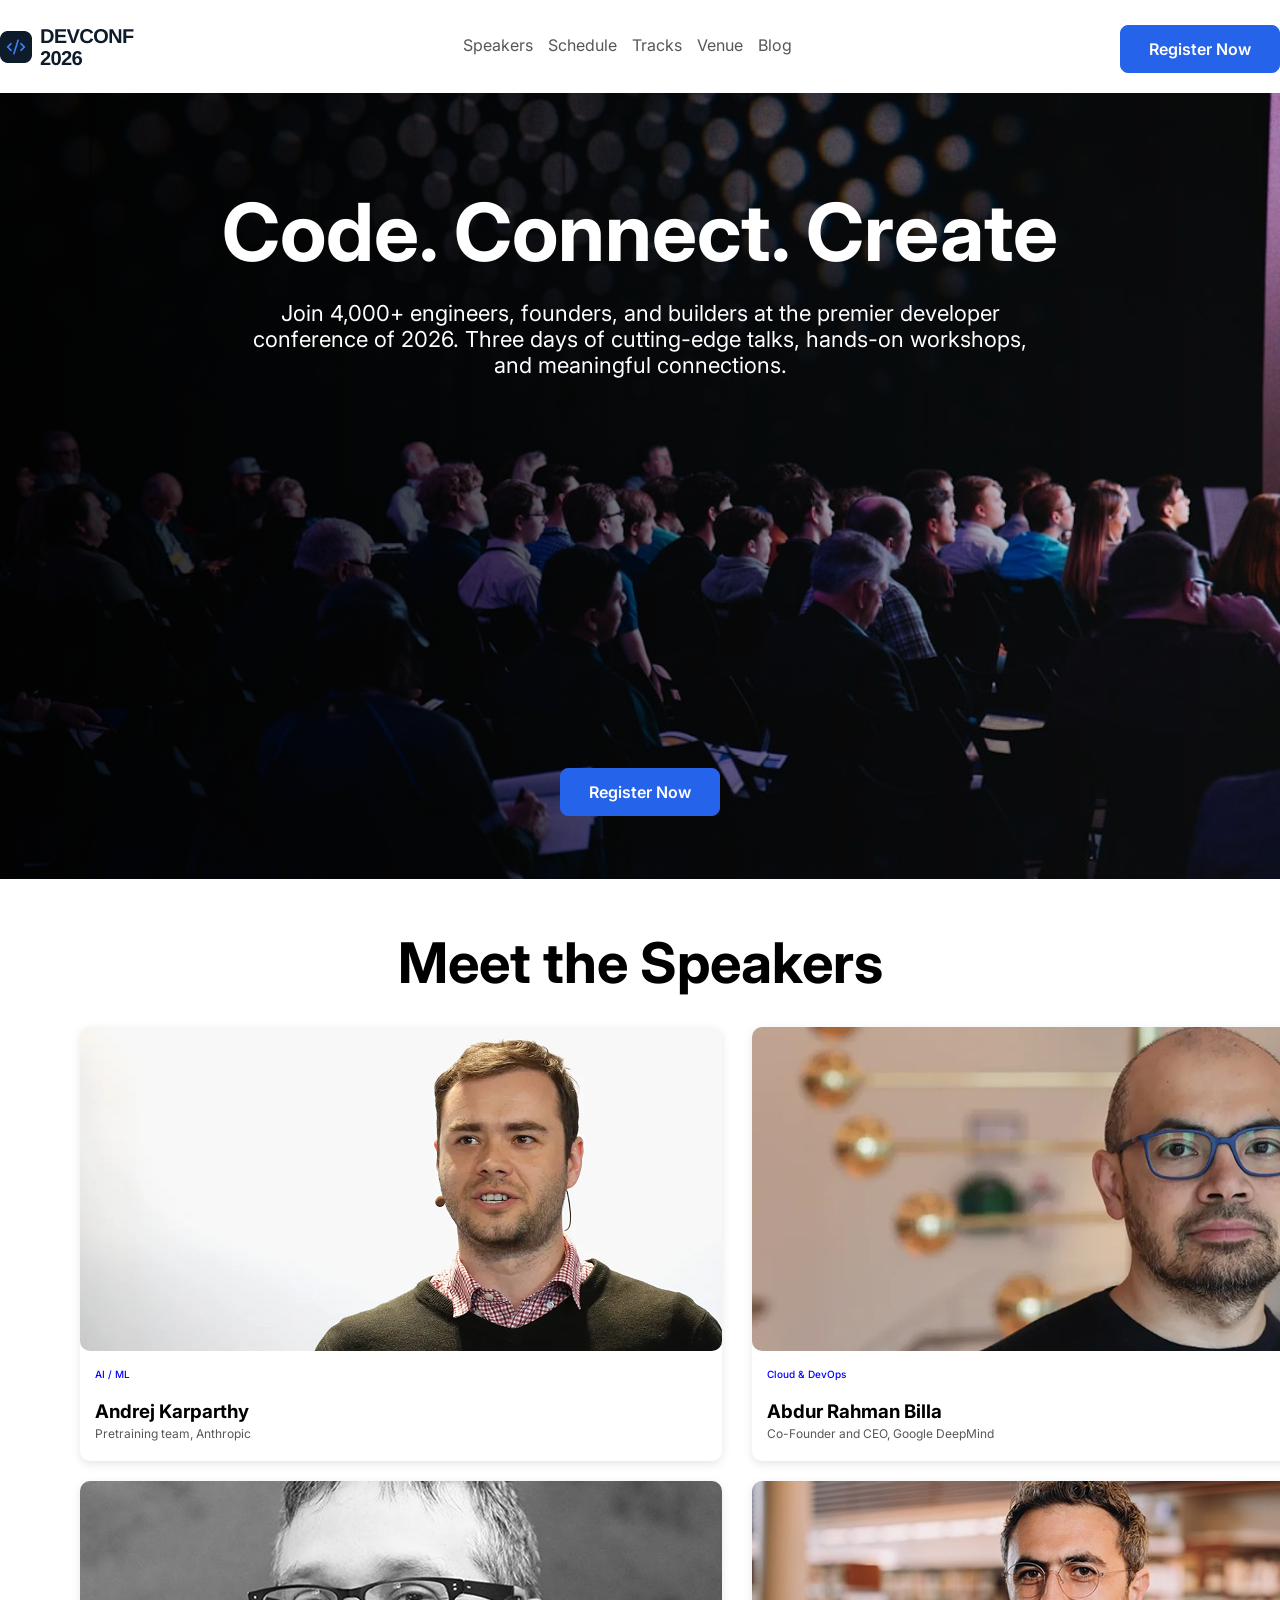
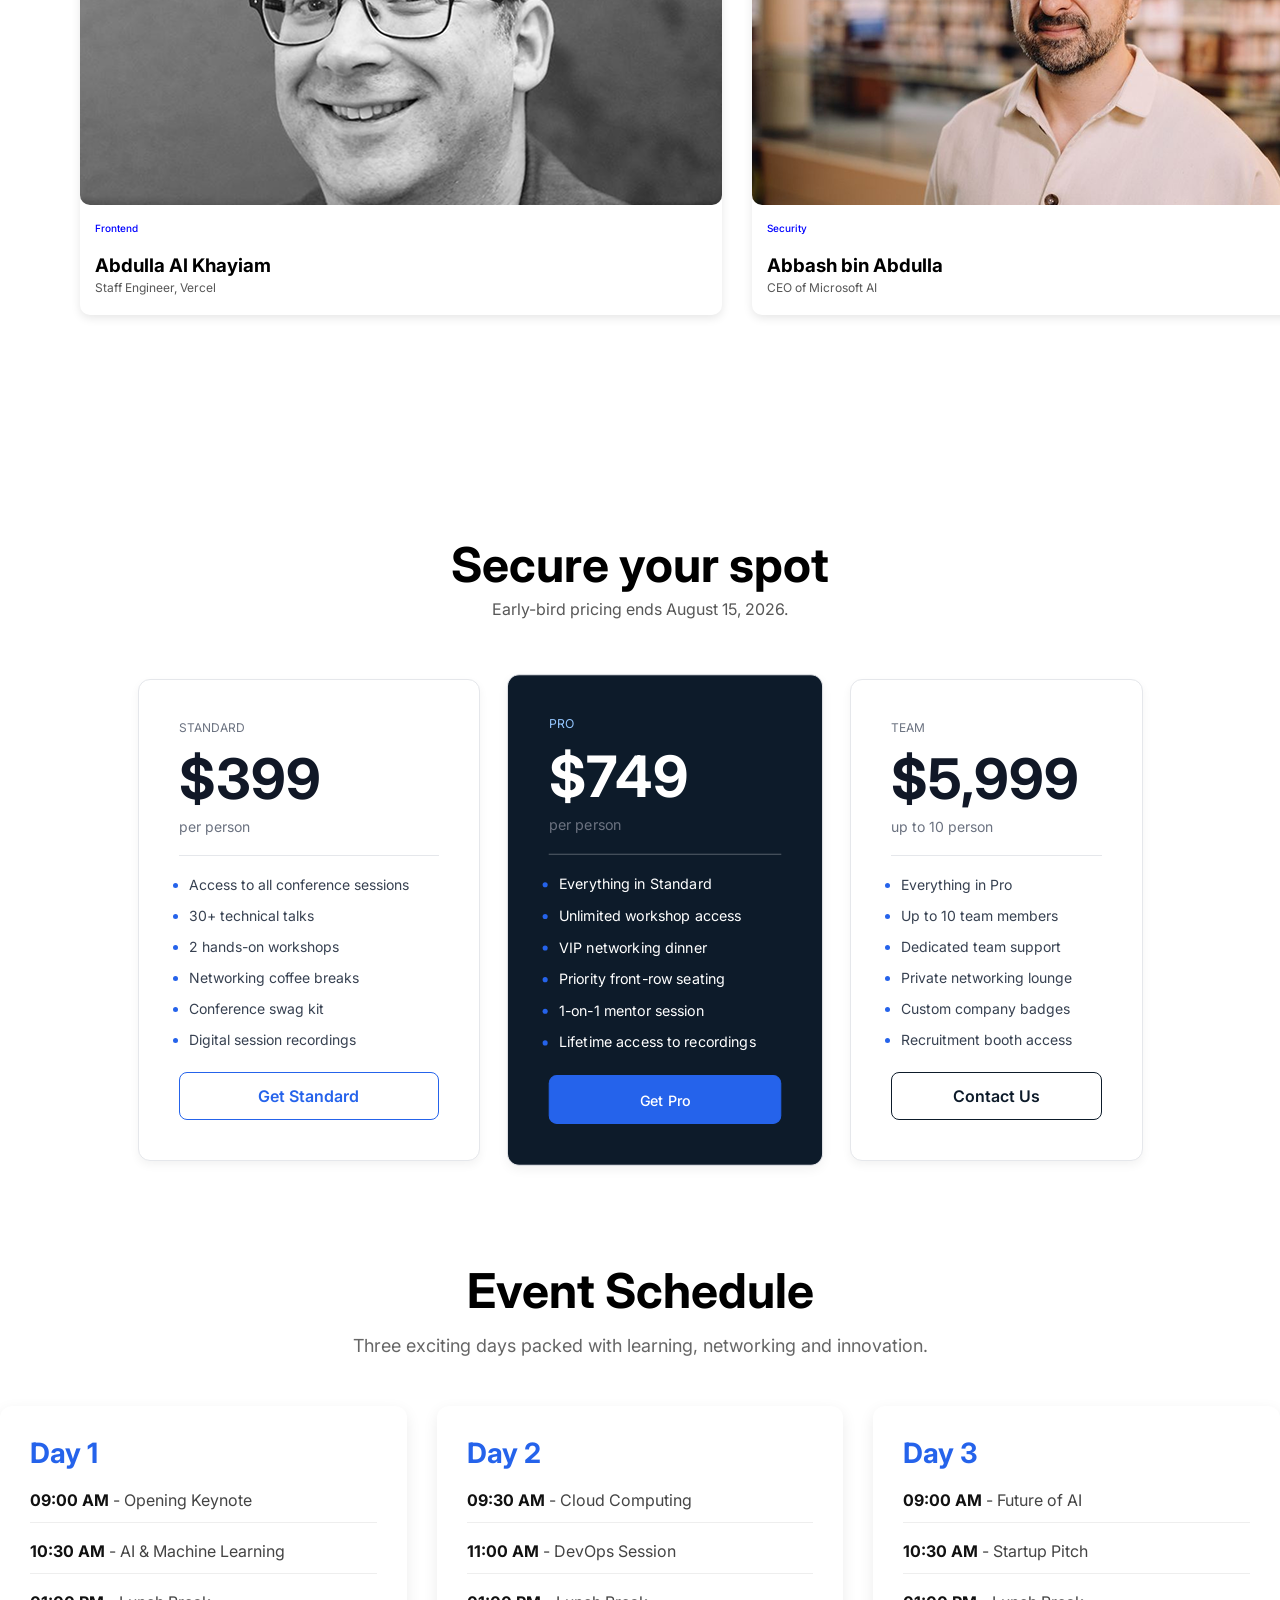
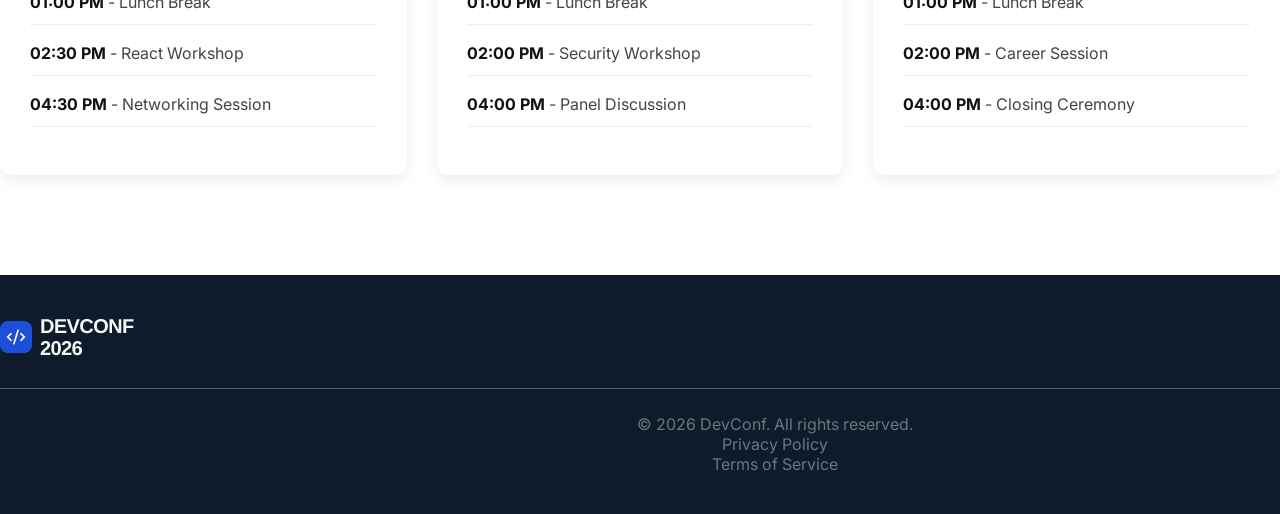
<file: index.htm>
<!DOCTYPE html>
<html lang="en">

<head>
    <meta charset="UTF-8">
    <meta name="viewport" content="width=device-width, initial-scale=1.0">
    <title>Assignment-1</title>
    <style>
        @import url('https://fonts.googleapis.com/css2?family=Inter:ital,opsz,wght@0,14..32,100..900;1,14..32,100..900&display=swap');
    </style>
    <link rel="stylesheet" href="https://cdnjs.cloudflare.com/ajax/libs/font-awesome/6.7.2/css/all.min.css">
    <link rel="stylesheet" href="./style.css">

</head>

<body>
    <!-- nav bar -->
    <section>
        <nav class="nav">
            <div>
                <img class="img" src="assets/logo.png" alt="" />
            </div>
            <div class="list">
                <li> Speakers </li>
                <li> Schedule </li>
                <li> Tracks </li>
                <li> Venue </li>
                <li> Blog </li>
            </div>
            <div>
                <button class="btn">
                    Register Now
                </button>
            </div>
        </nav>
    </section>
    <!-- Banner section -->
    <section class="banner">
        <div class="overlay">
            <div class="content">
                <h1> Code. Connect. Create </h1>
                <p>
                    Join 4,000+ engineers, founders, and builders at the premier developer <br>
                    conference of 2026. Three days of cutting-edge talks, hands-on workshops,<br>
                    and meaningful connections.
                </p>
            </div>
            <button class="btn btn-2"> Register Now </button>
        </div>
    </section>
    <!-- Speaker section -->
    <section class="speaker">
        <h1> Meet the Speakers </h1>
        <div class="column">
            <div class="card">
                <img src="assets/andrej.png" alt="andrej png">
                <p class="mini">AI / ML</p>
                <h3>
                    Andrej Karparthy
                </h3>
                <p>Pretraining team, Anthropic</p>
            </div>
            <div class="card">
                <img src="assets/demis.png" alt="demis png">
                <p class="mini"> Cloud & DevOps </p>
                <h3>
                    Abdur Rahman Billa
                </h3>
                <p>Co-Founder and CEO, Google DeepMind</p>
            </div>

            <div class="card">
                <img src="assets/gary.png" alt="gary png">
                <p class="mini"> Frontend </p>
                <h3>
                    Abdulla Al Khayiam
                </h3>
                <p>Staff Engineer, Vercel</p>
            </div>
            <div class="card">
                <img src="assets/mustafa.png" alt="">
                <p class="mini">Security</p>
                <h3>
                    Abbash bin Abdulla
                </h3>
                <p>CEO of Microsoft AI</p>
            </div>
        </div>
    </section>
    <!-- Secure Spot -->
    <section class="secure">
        <div class="secure-title">
            <h1 class=" slogan"> Secure your spot </h1>
            <p class="para"> Early-bird pricing ends August 15, 2026. </p>
        </div>
        <div class="secure-div">
            <div class="pricing-card">
                <p class="pricing-plan">STANDARD</p>
                <h2 class="price"> $399 </h2>
                <p class="person"> per person</p>
                <hr class="line">
                <ul class="pricing-list">
                    <li class="pricing-item">Access to all conference sessions</li>
                    <li class="pricing-item">30+ technical talks</li>
                    <li class="pricing-item">2 hands-on workshops</li>
                    <li class="pricing-item">Networking coffee breaks</li>
                    <li class="pricing-item">Conference swag kit</li>
                    <li class="pricing-item">Digital session recordings</li>
                </ul>

                <button class="button btn-2"> Get Standard </button>
            </div>

            <div class="pricing-card-premium">
                <p class="pricing-plan-prem">PRO</p>
                <h2 class="price-prem"> $749 </h2>
                <p class="person"> per person</p>
                <hr class="line-prem">
                <ul class="pricing-list">
                    <li class="pricing-item-prem">Everything in Standard</li>
                    <li class="pricing-item-prem">Unlimited workshop access</li>
                    <li class="pricing-item-prem">VIP networking dinner</li>
                    <li class="pricing-item-prem">Priority front-row seating</li>
                    <li class="pricing-item-prem">1-on-1 mentor session</li>
                    <li class="pricing-item-prem">Lifetime access to recordings</li>
                </ul>

                <button class="button btn-3"> Get Pro </button>
            </div>

            <div class="pricing-card">
                <p class="pricing-plan">TEAM</p>
                <h2 class="price"> $5,999 </h2>
                <p class="person"> up to 10 person</p>
                <hr class="line">
                <ul class="pricing-list">
                    <li class="pricing-item">Everything in Pro</li>
                    <li class="pricing-item">Up to 10 team members</li>
                    <li class="pricing-item">Dedicated team support</li>
                    <li class="pricing-item">Private networking lounge</li>
                    <li class="pricing-item">Custom company badges</li>
                    <li class="pricing-item">Recruitment booth access</li>
                </ul>

                <button class="button btn-4"> Contact Us </button>
            </div>
        </div>
    </section>
    <!-- Ai section -->

    <section class="schedule">

        <h2 class="schedule-title">Event Schedule</h2>

        <p class="schedule-subtitle">
            Three exciting days packed with learning, networking and innovation.
        </p>

        <div class="schedule-container">

            <div class="schedule-card">

                <h3>Day 1</h3>

                <p><strong>09:00 AM</strong> - Opening Keynote</p>
                <p><strong>10:30 AM</strong> - AI & Machine Learning</p>
                <p><strong>01:00 PM</strong> - Lunch Break</p>
                <p><strong>02:30 PM</strong> - React Workshop</p>
                <p><strong>04:30 PM</strong> - Networking Session</p>

            </div>

            <div class="schedule-card">

                <h3>Day 2</h3>

                <p><strong>09:30 AM</strong> - Cloud Computing</p>
                <p><strong>11:00 AM</strong> - DevOps Session</p>
                <p><strong>01:00 PM</strong> - Lunch Break</p>
                <p><strong>02:00 PM</strong> - Security Workshop</p>
                <p><strong>04:00 PM</strong> - Panel Discussion</p>

            </div>

            <div class="schedule-card">

                <h3>Day 3</h3>

                <p><strong>09:00 AM</strong> - Future of AI</p>
                <p><strong>10:30 AM</strong> - Startup Pitch</p>
                <p><strong>01:00 PM</strong> - Lunch Break</p>
                <p><strong>02:00 PM</strong> - Career Session</p>
                <p><strong>04:00 PM</strong> - Closing Ceremony</p>

            </div>

        </div>

    </section>
    <footer class="footer">
        <div class="text-div">
            <div>
                <img class="img" src="assets/footer-logo.png" alt="" />
            </div>
            <div class="social-icon">
                <i class="fa-brands fa-facebook-f"></i>
                <i class="fa-brands fa-instagram"></i>
                <i class="fa-brands fa-x-twitter"></i>
                <i class="fa-brands fa-linkedin-in"></i>
                <i class="fa-brands fa-github"></i>
            </div>

        </div>
        <hr class="footer-line">
        <div class="footer-text-div">
            <div> © 2026 DevConf. All rights reserved. </div>
            <div>
                <p>Privacy Policy</p>
                <p>Terms of Service</p>
            </div>
        </div>
    </footer>
</body>

</html>
</file>
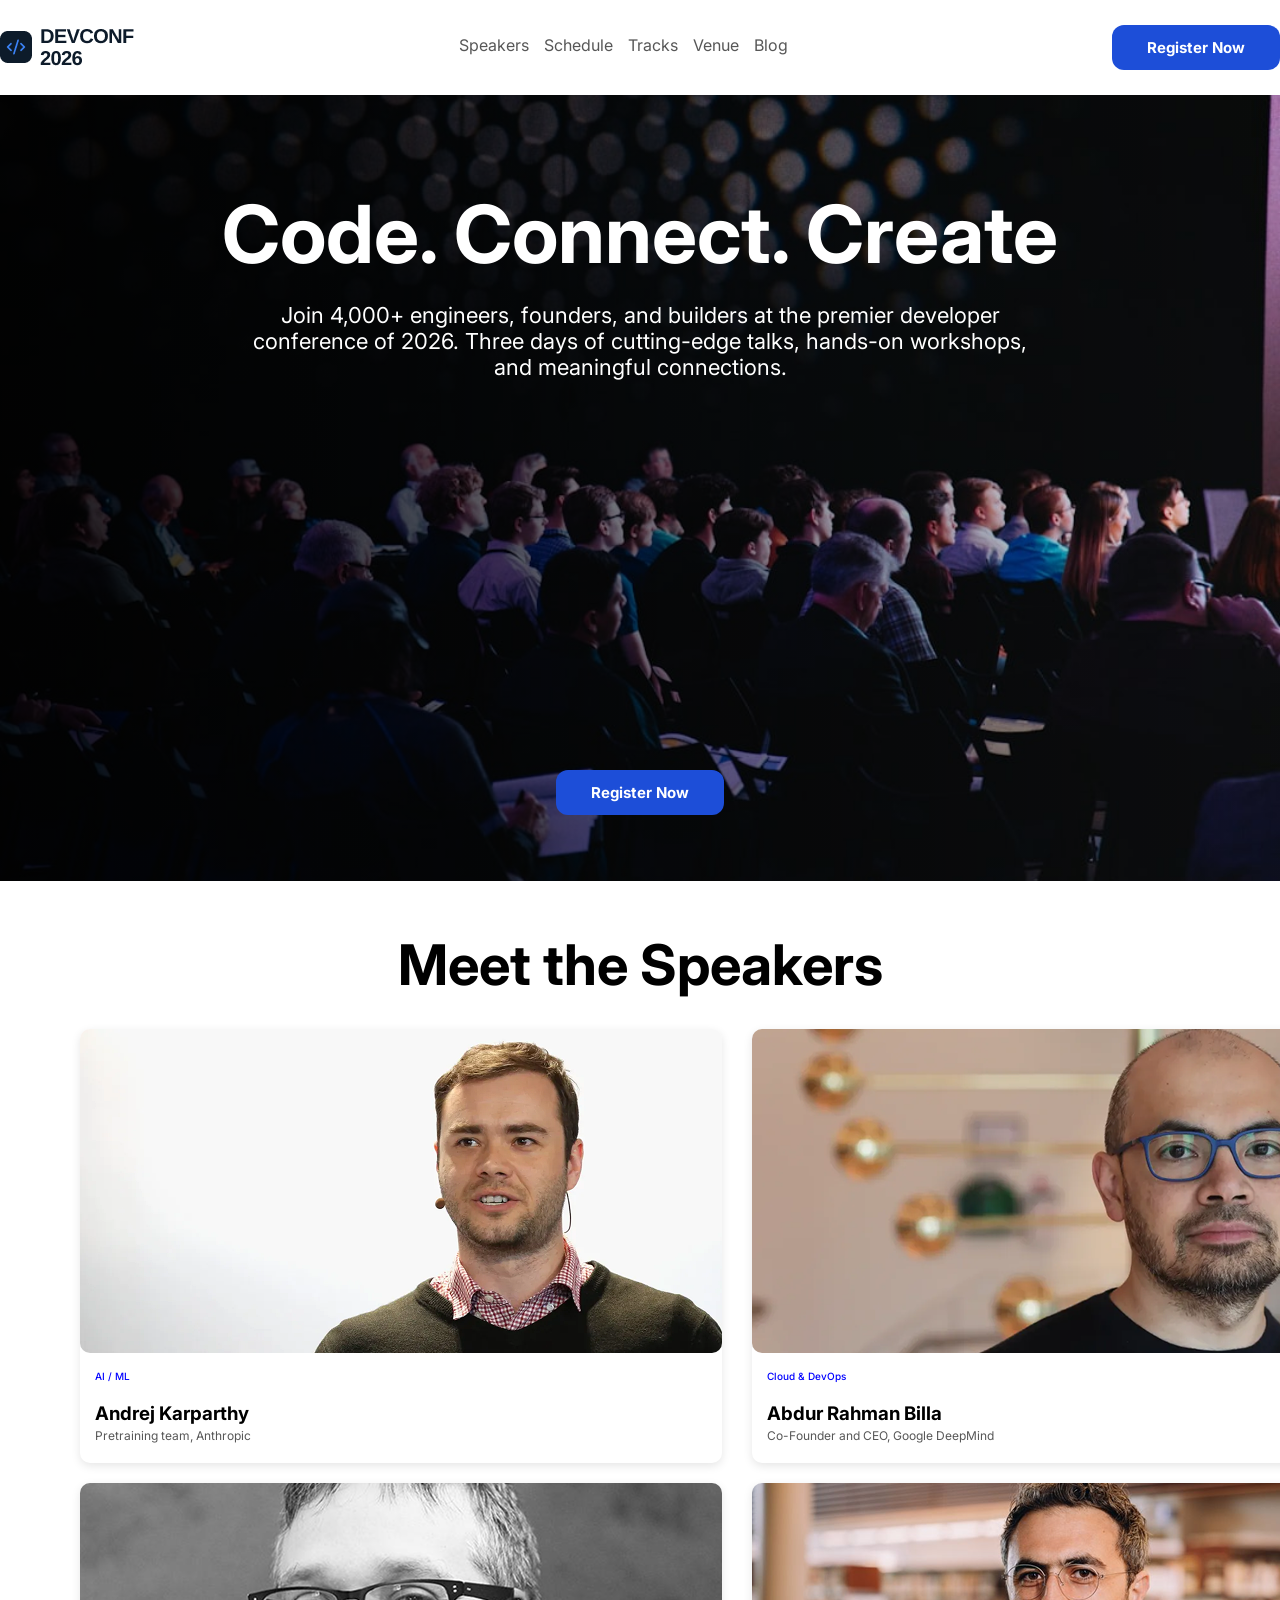
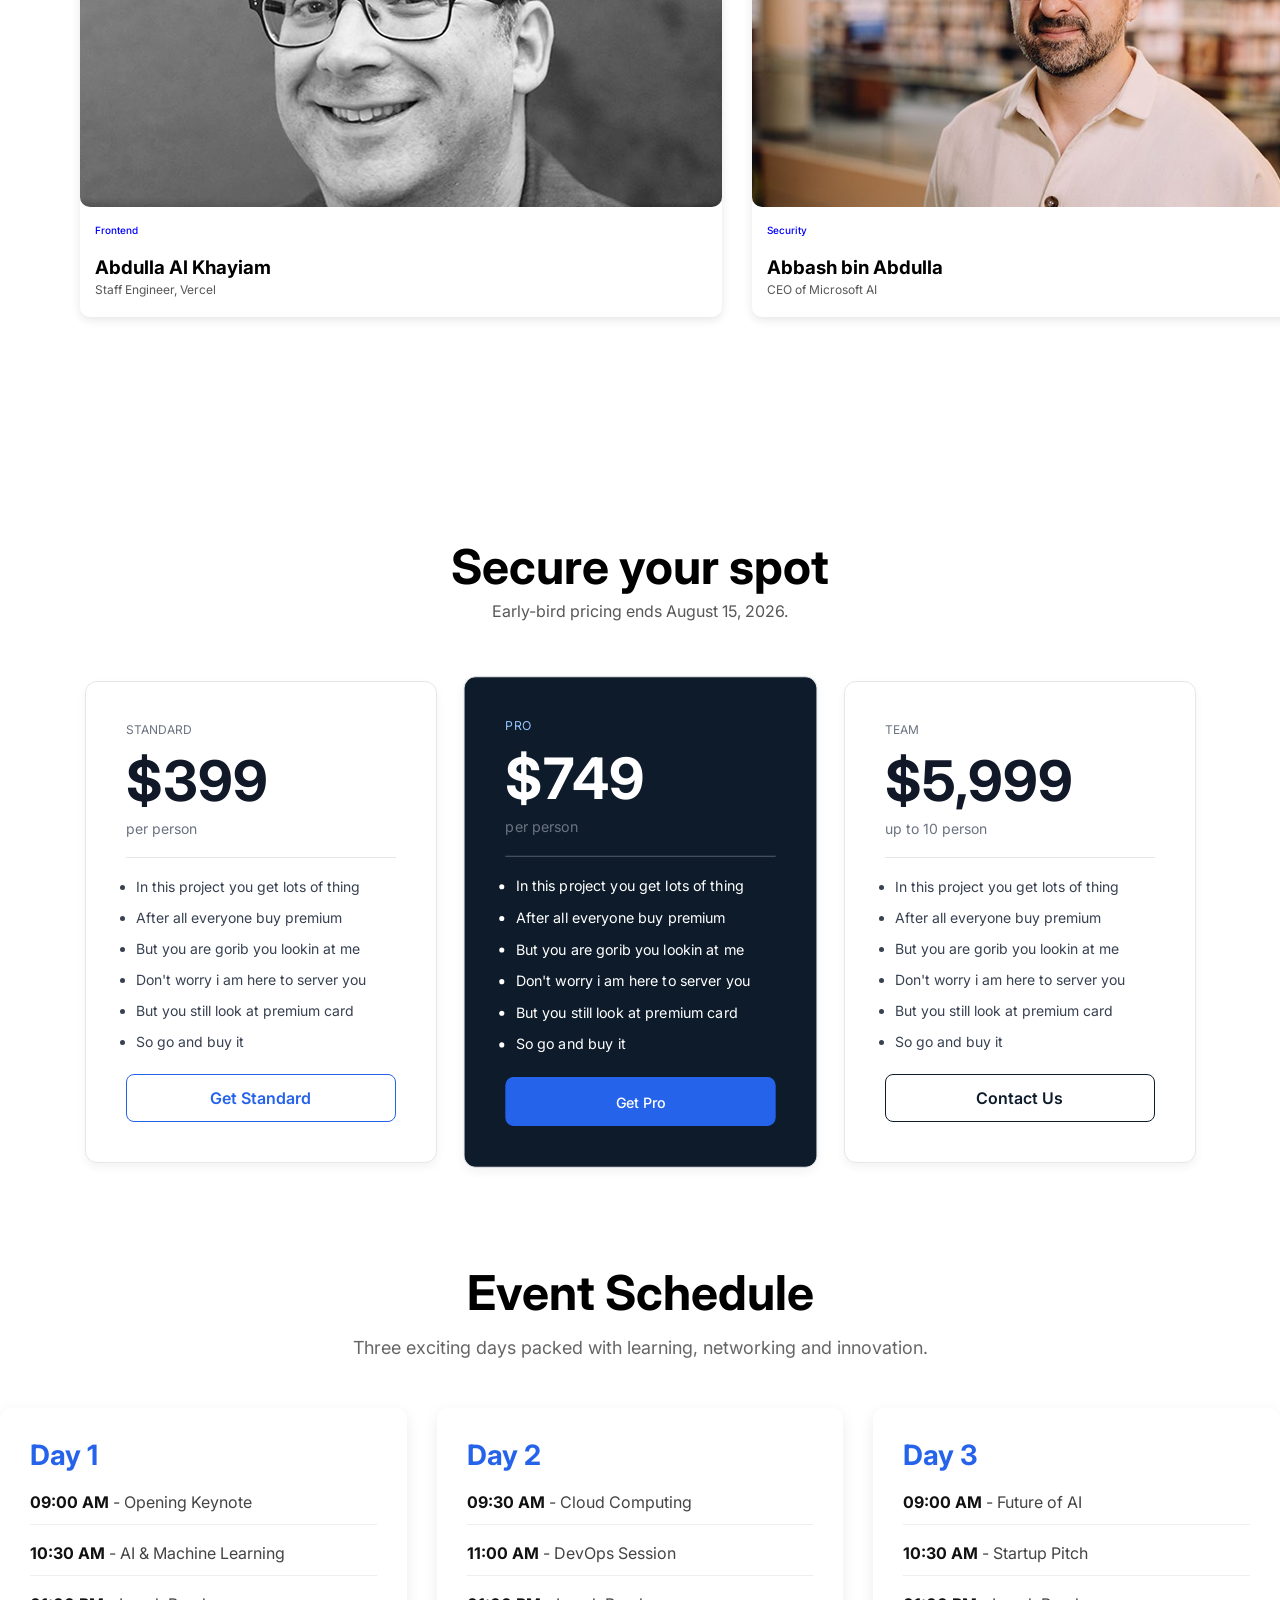
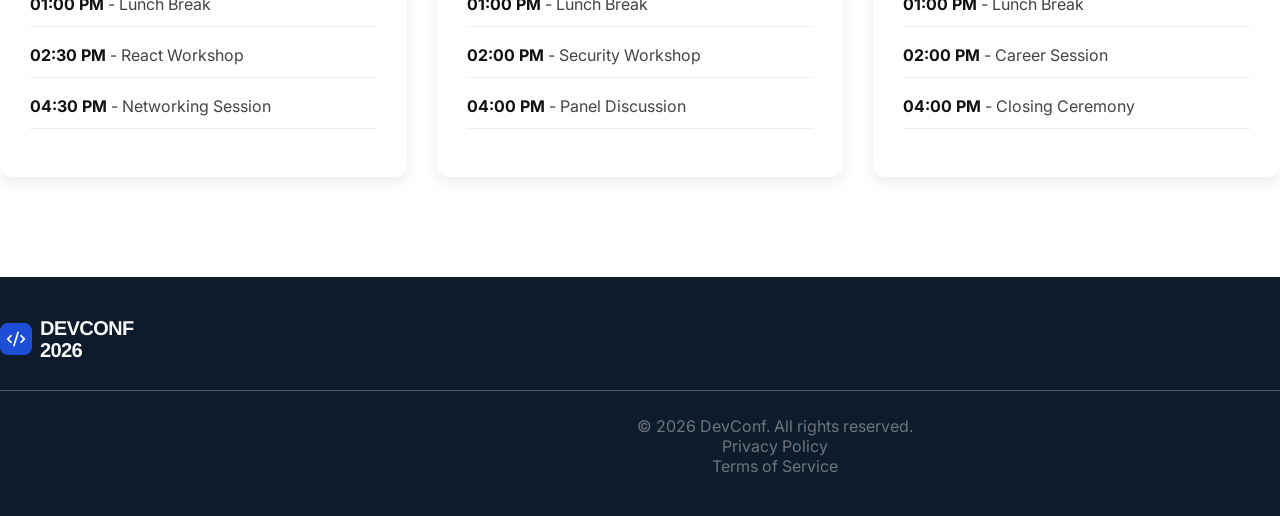
<file: components/html/index.htm>
<!DOCTYPE html>
<html lang="en">

<head>
    <meta charset="UTF-8">
    <meta name="viewport" content="width=device-width, initial-scale=1.0">
    <title>Assignment-1</title>
    <style>
        @import url('https://fonts.googleapis.com/css2?family=Inter:ital,opsz,wght@0,14..32,100..900;1,14..32,100..900&display=swap');
    </style>
    <link rel="stylesheet" href="https://cdnjs.cloudflare.com/ajax/libs/font-awesome/6.7.2/css/all.min.css">
    <link rel="stylesheet" href="../styles/style.css">
    <link rel="stylesheet" href="../styles/common.css">
    <link rel="stylesheet" href="../styles/aisection.css">
    <link rel="stylesheet" href="../styles/banner.css">
    <link rel="stylesheet" href="../styles/footer.css">
    <link rel="stylesheet" href="../styles/speaker.css">
    <link rel="stylesheet" href="../styles/navbar.css">
    <link rel="stylesheet" href="../styles/secure.css">

</head>

<body>
    <!-- nav bar -->
    <section>
        <nav class="nav">
            <div>
                <img class="img" src="../assets/logo.png" alt="" />
            </div>
            <div class="list">
                <li> Speakers </li>
                <li> Schedule </li>
                <li> Tracks </li>
                <li> Venue </li>
                <li> Blog </li>
            </div>
            <div>
                <button class="btn">
                    Register Now
                </button>
            </div>
        </nav>
    </section>
    <!-- Banner section -->
    <section class="banner">
        <div class="overlay">
            <div class="content">
                <h1> Code. Connect. Create </h1>
                <p>
                    Join 4,000+ engineers, founders, and builders at the premier developer <br>
                    conference of 2026. Three days of cutting-edge talks, hands-on workshops,<br>
                    and meaningful connections.
                </p>
            </div>
            <button class="btn btn-2"> Register Now </button>
        </div>
    </section>
    <!-- Speaker section -->
    <section class="speaker">
        <h1> Meet the Speakers </h1>
        <div class="column">
            <div class="card">
                <img src="../assets/andrej.png" alt="andrej png">
                <p class="mini">AI / ML</p>
                <h3>
                    Andrej Karparthy
                </h3>
                <p>Pretraining team, Anthropic</p>
            </div>
            <div class="card">
                <img src="../assets/demis.png" alt="demis png">
                <p class="mini"> Cloud & DevOps </p>
                <h3>
                    Abdur Rahman Billa
                </h3>
                <p>Co-Founder and CEO, Google DeepMind</p>
            </div>

            <div class="card">
                <img src="../assets/gary.png" alt="gary png">
                <p class="mini"> Frontend </p>
                <h3>
                    Abdulla Al Khayiam
                </h3>
                <p>Staff Engineer, Vercel</p>
            </div>
            <div class="card">
                <img src="../assets/mustafa.png" alt="">
                <p class="mini">Security</p>
                <h3>
                    Abbash bin Abdulla
                </h3>
                <p>CEO of Microsoft AI</p>
            </div>
        </div>
    </section>
    <!-- Secure Spot -->
    <section class="secure">
        <div class="secure-title">
            <h1 class=" slogan"> Secure your spot </h1>
            <p class="para"> Early-bird pricing ends August 15, 2026. </p>
        </div>
        <div class="secure-div">
            <div class="pricing-card">
                <p class="pricing-plan">STANDARD</p>
                <h2 class="price"> $399 </h2>
                <p class="person"> per person</p>
                <hr class="line">
                <ul class="pricing-list">
                    <li class="pricing-item"> In this project you get lots of thing </li>
                    <li class="pricing-item"> After all everyone buy premium </li>
                    <li class="pricing-item"> But you are gorib you lookin at me </li>
                    <li class="pricing-item"> Don't worry i am here to server you </li>
                    <li class="pricing-item"> But you still look at premium card </li>
                    <li class="pricing-item"> So go and buy it </li>
                </ul>

                <button class="button btn-2"> Get Standard </button>
            </div>

            <div class="pricing-card-premium">
                <p class="pricing-plan-prem">PRO</p>
                <h2 class="price-prem"> $749 </h2>
                <p class="person"> per person</p>
                <hr class="line-prem">
                <ul class="pricing-list">
                    <li class="pricing-item-prem"> In this project you get lots of thing </li>
                    <li class="pricing-item-prem"> After all everyone buy premium </li>
                    <li class="pricing-item-prem"> But you are gorib you lookin at me </li>
                    <li class="pricing-item-prem"> Don't worry i am here to server you </li>
                    <li class="pricing-item-prem"> But you still look at premium card </li>
                    <li class="pricing-item-prem"> So go and buy it </li>
                </ul>

                <button class="button btn-3"> Get Pro </button>
            </div>

            <div class="pricing-card">
                <p class="pricing-plan">TEAM</p>
                <h2 class="price"> $5,999 </h2>
                <p class="person"> up to 10 person</p>
                <hr class="line">
                <ul class="pricing-list">
                    <li class="pricing-item"> In this project you get lots of thing </li>
                    <li class="pricing-item"> After all everyone buy premium </li>
                    <li class="pricing-item"> But you are gorib you lookin at me </li>
                    <li class="pricing-item"> Don't worry i am here to server you </li>
                    <li class="pricing-item"> But you still look at premium card </li>
                    <li class="pricing-item"> So go and buy it </li>
                </ul>

                <button class="button btn-4"> Contact Us </button>
            </div>
        </div>
    </section>
    <!-- Ai section -->

    <section class="schedule">

        <h2 class="schedule-title">Event Schedule</h2>

        <p class="schedule-subtitle">
            Three exciting days packed with learning, networking and innovation.
        </p>

        <div class="schedule-container">

            <div class="schedule-card">

                <h3>Day 1</h3>

                <p><strong>09:00 AM</strong> - Opening Keynote</p>
                <p><strong>10:30 AM</strong> - AI & Machine Learning</p>
                <p><strong>01:00 PM</strong> - Lunch Break</p>
                <p><strong>02:30 PM</strong> - React Workshop</p>
                <p><strong>04:30 PM</strong> - Networking Session</p>

            </div>

            <div class="schedule-card">

                <h3>Day 2</h3>

                <p><strong>09:30 AM</strong> - Cloud Computing</p>
                <p><strong>11:00 AM</strong> - DevOps Session</p>
                <p><strong>01:00 PM</strong> - Lunch Break</p>
                <p><strong>02:00 PM</strong> - Security Workshop</p>
                <p><strong>04:00 PM</strong> - Panel Discussion</p>

            </div>

            <div class="schedule-card">

                <h3>Day 3</h3>

                <p><strong>09:00 AM</strong> - Future of AI</p>
                <p><strong>10:30 AM</strong> - Startup Pitch</p>
                <p><strong>01:00 PM</strong> - Lunch Break</p>
                <p><strong>02:00 PM</strong> - Career Session</p>
                <p><strong>04:00 PM</strong> - Closing Ceremony</p>

            </div>

        </div>

    </section>
    <footer class="footer">
        <div class="text-div">
            <div>
                <img class="img" src="../assets/footer-logo.png" alt="" />
            </div>
            <div class="social-icon">
                <i class="fa-brands fa-facebook-f"></i>
                <i class="fa-brands fa-instagram"></i>
                <i class="fa-brands fa-x-twitter"></i>
                <i class="fa-brands fa-linkedin-in"></i>
                <i class="fa-brands fa-github"></i>
            </div>

        </div>
        <hr class="footer-line">
        <div class="footer-text-div">
            <div> © 2026 DevConf. All rights reserved. </div>
            <div>
            <p>Privacy Policy</p> 
            <p>Terms of Service</p>   
            </div>
        </div>
    </footer>
</body>

</html>
</file>
<file: style.css>
*{
    margin: 0;
    padding: 0;
    font-family: "Inter", sans-serif;;
}

.nav{
    display: flex;
    justify-content: space-between;
    max-width: 1600px;
    margin: auto;
    margin-top: 25px;
    text-align: center;
}

.img{
    width: 134px;
    height: 44px;
}

.list{
    display: flex;
    list-style: none;
    gap: 15px;
    text-align: center;
    margin-top: 10px;
    color: #575757;
}

.banner{
    width: 100%;
    height: 786px;
    background-size: cover;
    background-position: center;
    background-image:
        linear-gradient(
            to right,
            rgba(0,0,0,.85) 0%,
            rgba(0,0,0,.65) 35%,
            rgba(0,0,0,.05) 100%
        ),
        url("./assets/banner.jpg");

}

.overlay,
.content h1,
.content p{
    text-align: center;
}

.content h1,
.content p{
    color: white;
}

.content h1{
    font-size: 80px;
    padding-top: 90px;
}

.content p{
    padding-top: 20px;
    font-size: 22px;
}

.btn-2{
    margin-top: 390px;
}

.speaker{
    max-width: 1450px;
    margin: auto;
    padding-left: 80px;
    padding-right: 80px;
}

.speaker h1{
    margin-top: 50px;
    text-align: center;
    font-size: 56px;
}

.column{
    display: grid;
    grid-template-columns: repeat(2,1fr);
    column-gap: 30px;
    margin-top: 30px;
}

.card{
    max-width: 100%;
    border-radius: 10px;
    margin-bottom: 20px;
    box-shadow: 0px 3px 10px rgba(0, 0, 0, 0.1);
}

.card img{
    max-width: 642px;
    max-height: 324px;
    border-radius: 10px;
    margin-bottom: 10px;
}

/* Common margin-left */

.card .mini,
.card h3,
.card p{
    margin-left: 15px;
}

.card .mini{
    font-size: 10px;
    font-weight: 500;
    color: blue;
}

.card p{
    margin-top: 3px;
    font-size: 12px;
    padding-bottom: 20px;
    color: #575757;
}

.secure{
    max-width: 1320px;
    margin: 200px auto 50px;
}

.secure-title{
    text-align: center;
    margin-bottom: 60px;
}

.slogan{
    font-size: 48px;
    margin-bottom: 5px;
}

.para{
    font-size: 16px;
    color: #575757;
}

.secure-div{
    display: flex;
    justify-content: center;
    gap: 30px;
}

/* Pricing Card */

.pricing-card,
.pricing-card-premium{
    padding: 40px;
    max-width: 340px;
    border: 1px solid #E5E7EB;
    border-radius: 12px;
    box-shadow: 0px 4px 10px rgba(0, 0, 0, .05);
}

.pricing-card{
    background: white;
}

.pricing-card-premium{
    background: #0D1B2A;
    transform: scale(1.02);
}

/* Pricing Plan */

.pricing-plan,
.pricing-plan-prem{
    font-size: 12px;
    margin-bottom: 10px;
}

.pricing-plan{
    color: #6B7280;
}

.pricing-plan-prem{
    color: #93C5FD;
}

/* Price */

.price,
.price-prem{
    font-size: 56px;
    font-weight: bold;
    margin-bottom: 5px;
}

.price{
    color: #111827;
}

.price-prem{
    color: white;
}
.pricing-list li::marker{
    color: #2563EB;
}
.pricing-list-prem li::marker{
    color: #60A5FA;
}

/* Person */

.person{
    font-size: 14px;
    color: #6B7280;
    margin-bottom: 20px;
}

/* Line */

.line,
.line-prem{
    border: none;
    margin-bottom: 20px;
}

.line{
    border-top: 1px solid #E5E7EB;
}

.line-prem{
    border-top: 1px solid rgba(255,255,255,.3);
}

/* Pricing List */

.pricing-item,
.pricing-item-prem{
    margin-left: 10px;
    margin-bottom: 14px;
    font-size: 14px;
}

.pricing-item{
    margin-right: 30px;
    color: #374151;
}

.pricing-item-prem{
    margin-right: 25px;
    color: white;
}

/* Button */

.button,
.btn-3{
    margin-top: 10px;
    width: 100%;
    height: 48px;
    border-radius: 8px;
}
.button{
    border: 1px solid #2563EB;
    background: white;
    color: #2563EB;
    font-size: 16px;
    font-weight: 600;
}

.btn-3{
    background: #2563EB;
    color: white;
    padding: 0 15px;
    font-size: 14px;
    font-weight: 500;
}

/* Team Card Button */

.btn-4{
    border: 1px solid #0D1B2A;
    color: #0D1B2A;
    font-weight: 600;
}
.button:hover,
.btn-2:hover{
    background-color: #1E3A8A;
}

.btn-2:hover{
    color: white;
}

.btn-4:hover{
    background-color: #0D1B2A;
    color: white;
}

.schedule{
    max-width: 1320px;
    margin: 100px auto;
    text-align: center;
}

.schedule-title{
    font-size: 48px;
    margin-bottom: 15px;
}

.schedule-subtitle{
    font-size: 18px;
    color: #666;
    margin-bottom: 50px;
}

.schedule-container{
    display: grid;
    grid-template-columns: repeat(3,1fr);
    gap: 30px;
}

.schedule-card{
    background: white;
    padding: 30px;
    border-radius: 12px;
    box-shadow: 0 5px 15px rgba(0,0,0,.08);
    text-align: left;
}

.schedule-card h3{
    color: #2563EB;
    margin-bottom: 20px;
    font-size: 28px;
}

.schedule-card p{
    margin: 18px 0;
    color: #444;
    font-size: 16px;
    border-bottom: 1px solid #eee;
    padding-bottom: 12px;
}

.schedule-card strong{
    color: #111;
}

.footer{
    width:100%;
    padding:40px 0;
    background:#0D1B2A;
    color:rgba(255,255,255,.4);
}

.text-div{
    width:1550px;
    margin:auto;
    display:flex;
    justify-content:space-between;
    align-items:center;
}

.social-icon{
    display:flex;
    gap:20px;
}

.social-icon i{
    font-size:24px;
    color:white;
    cursor:pointer;
}

.footer-line{
    max-width:1550px;
    margin:25px auto;
    border:none;
    border-top:1px solid rgba(255,255,255,.3);
}

.footer-text-div{
    width:1550px;
    margin:auto;
    text-align: center;
    align-items:center;
}


.btn{
    width: 160px;
    height: 48px;
    border: 1px solid #2563EB;
    border-radius: 8px;
    background-color: #2563EB;
    color: white;
    font-size: 16px;
    font-weight: 600;
    cursor: pointer;
    margin-bottom: 20px;
}

.btn:hover{
    background-color: #1E3A8A;
    border-color: #1E3A8A;
}
</file>
<file: components/styles/style.css>
*{
    margin: 0;
    padding: 0;
    font-family: "Inter", sans-serif;;
}
</file>
<file: components/styles/common.css>
.btn{
    font-size: 15px;
    padding: 13px 35px;
    border-radius: 12px;
    color: white;
    background-color: #1D4ED8;
    font-weight: bolder;
    border: none;
    margin-bottom: 25px;
    
    
}
.btn:hover{
    background-color: #1E3A8A;
}
</file>
<file: components/styles/aisection.css>
.schedule{
    max-width: 1320px;
    margin: 100px auto;
    text-align: center;
}

.schedule-title{
    font-size: 48px;
    margin-bottom: 15px;
}

.schedule-subtitle{
    font-size: 18px;
    color: #666;
    margin-bottom: 50px;
}

.schedule-container{
    display: grid;
    grid-template-columns: repeat(3,1fr);
    gap: 30px;
}

.schedule-card{
    background: white;
    padding: 30px;
    border-radius: 12px;
    box-shadow: 0 5px 15px rgba(0,0,0,.08);
    text-align: left;
}

.schedule-card h3{
    color: #2563EB;
    margin-bottom: 20px;
    font-size: 28px;
}

.schedule-card p{
    margin: 18px 0;
    color: #444;
    font-size: 16px;
    border-bottom: 1px solid #eee;
    padding-bottom: 12px;
}

.schedule-card strong{
    color: #111;
}
</file>
<file: components/styles/banner.css>
.banner{
    width: 100%;
    height: 786px;
    background-size: cover;
    background-position: center;
    background-image:
        linear-gradient(
            to right,
            rgba(0,0,0,.85) 0%,
            rgba(0,0,0,.65) 35%,
            rgba(0,0,0,.05) 100%
        ),
        url(../assets/banner.jpg);
}

.overlay,
.content h1,
.content p{
    text-align: center;
}

.content h1,
.content p{
    color: white;
}

.content h1{
    font-size: 80px;
    padding-top: 90px;
}

.content p{
    padding-top: 20px;
    font-size: 22px;
}

.btn-2{
    margin-top: 390px;
}
/* .btn-2:hover{
    background-color:aqua;
} */
</file>
<file: components/styles/footer.css>
.footer{
    width:100%;
    padding:40px 0;
    background:#0D1B2A;
    color:rgba(255,255,255,.4);
}

.text-div{
    width:1550px;
    margin:auto;
    display:flex;
    justify-content:space-between;
    align-items:center;
}

.social-icon{
    display:flex;
    gap:20px;
}

.social-icon i{
    font-size:24px;
    color:white;
    cursor:pointer;
}

.footer-line{
    max-width:1550px;
    margin:25px auto;
    border:none;
    border-top:1px solid rgba(255,255,255,.3);
}

.footer-text-div{
    width:1550px;
    margin:auto;
    text-align: center;
    align-items:center;
}
</file>
<file: components/styles/speaker.css>
.speaker{
    max-width: 1450px;
    margin: auto;
    padding-left: 80px;
    padding-right: 80px;
}

.speaker h1{
    margin-top: 50px;
    text-align: center;
    font-size: 56px;
}

.column{
    display: grid;
    grid-template-columns: repeat(2,1fr);
    column-gap: 30px;
    margin-top: 30px;
}

.card{
    max-width: 100%;
    border-radius: 10px;
    margin-bottom: 20px;
    box-shadow: 0px 3px 10px rgba(0, 0, 0, 0.1);
}

.card img{
    max-width: 642px;
    max-height: 324px;
    border-radius: 10px;
    margin-bottom: 10px;
}

/* Common margin-left */

.card .mini,
.card h3,
.card p{
    margin-left: 15px;
}

.card .mini{
    font-size: 10px;
    font-weight: 500;
    color: blue;
}

.card p{
    margin-top: 3px;
    font-size: 12px;
    padding-bottom: 20px;
    color: #575757;
}
</file>
<file: components/styles/navbar.css>
.nav{
    display: flex;
    justify-content: space-between;
    max-width: 1600px;
    margin: auto;
    margin-top: 25px;
    text-align: center;
}

.img{
    width: 134px;
    height: 44px;
}

.list{
    display: flex;
    list-style: none;
    gap: 15px;
    text-align: center;
    margin-top: 10px;
    color: #575757;
}
</file>
<file: components/styles/secure.css>
.secure{
    max-width: 1320px;
    margin: 200px auto 50px;
}

.secure-title{
    text-align: center;
    margin-bottom: 60px;
}

.slogan{
    font-size: 48px;
    margin-bottom: 5px;
}

.para{
    font-size: 16px;
    color: #575757;
}

.secure-div{
    display: flex;
    justify-content: center;
    gap: 30px;
}

/* Pricing Card */

.pricing-card,
.pricing-card-premium{
    padding: 40px;
    max-width: 340px;
    border: 1px solid #E5E7EB;
    border-radius: 12px;
    box-shadow: 0px 4px 10px rgba(0, 0, 0, .05);
}

.pricing-card{
    background: white;
}

.pricing-card-premium{
    background: #0D1B2A;
    transform: scale(1.02);
}

/* Pricing Plan */

.pricing-plan,
.pricing-plan-prem{
    font-size: 12px;
    margin-bottom: 10px;
}

.pricing-plan{
    color: #6B7280;
}

.pricing-plan-prem{
    color: #93C5FD;
}

/* Price */

.price,
.price-prem{
    font-size: 56px;
    font-weight: bold;
    margin-bottom: 5px;
}

.price{
    color: #111827;
}

.price-prem{
    color: white;
}

/* Person */

.person{
    font-size: 14px;
    color: #6B7280;
    margin-bottom: 20px;
}

/* Line */

.line,
.line-prem{
    border: none;
    margin-bottom: 20px;
}

.line{
    border-top: 1px solid #E5E7EB;
}

.line-prem{
    border-top: 1px solid rgba(255,255,255,.3);
}

/* Pricing List */

.pricing-item,
.pricing-item-prem{
    margin-left: 10px;
    margin-bottom: 14px;
    font-size: 14px;
}

.pricing-item{
    margin-right: 30px;
    color: #374151;
}

.pricing-item-prem{
    margin-right: 25px;
    color: white;
}

/* Button */

.button,
.btn-3{
    margin-top: 10px;
    width: 100%;
    height: 48px;
    border-radius: 8px;
}
.button{
    border: 1px solid #2563EB;
    background: white;
    color: #2563EB;
    font-size: 16px;
    font-weight: 600;
}

.btn-3{
    background: #2563EB;
    color: white;
    padding: 0 15px;
    font-size: 14px;
    font-weight: 500;
}

/* Team Card Button */

.btn-4{
    border: 1px solid #0D1B2A;
    color: #0D1B2A;
    font-weight: 600;
}
.button:hover,
.btn-2:hover{
    background-color: #1E3A8A;
}

.btn-2:hover{
    color: white;
}

.btn-4:hover{
    background-color: #0D1B2A;
    color: white;
}
</file>
